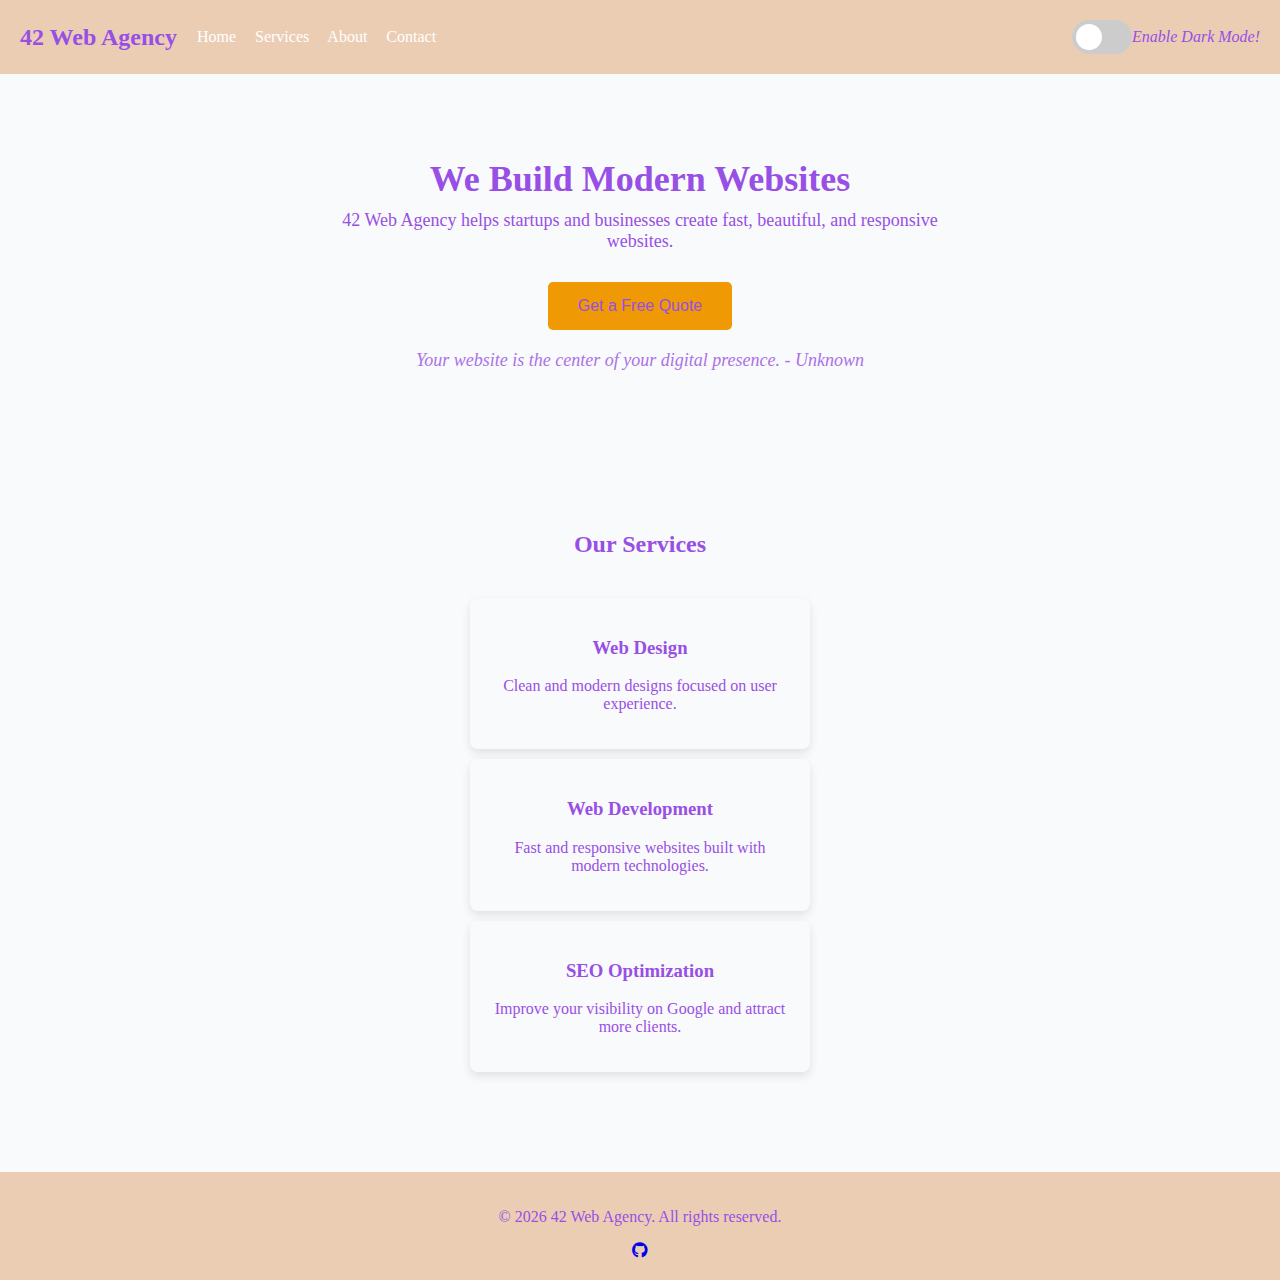
<file: index.html>
<!DOCTYPE html>
<html lang="en">
<head>
  <meta charset="UTF-8">
  <meta name="viewport" content="width=device-width, initial-scale=1.0">
  <title>42 Web Agency</title>
  <link rel="stylesheet" href="style.css">
  <link rel="stylesheet" href="https://cdnjs.cloudflare.com/ajax/libs/font-awesome/6.0.0/css/all.min.css">
</head>

<body>
  <!-- ===== HEADER ===== -->
  <header>
    <div class="header-content">
      <div class="logo">42 Web Agency</div>
      <nav>
        <a href="index.html">Home</a>
        <a href="services.html">Services</a>
        <a href="About US.html">About</a>
        <a href="Contact US.html">Contact</a>
      </nav>
    </div>

    <div class="theme-switch-wrapper">
      <label class="theme-switch" for="checkbox">
        <input type="checkbox" id="checkbox" />
        <div class="slider round"></div>
      </label>
      <em>Enable Dark Mode!</em>
    </div>
  </header>

  <!-- ===== HERO SECTION ===== -->
  <section class="hero">
    <h1>We Build Modern Websites</h1>
    <p>
      42 Web Agency helps startups and businesses create fast, beautiful, and responsive websites.
    </p>
    <button onClick="displayQuote()">Get a Free Quote</button>
    <p id="quote"></p>
  </section>

  <!-- ===== SERVICES SECTION ===== -->
  <section class="services">
    <h2>Our Services</h2>

    <div class="service-box">
      <h3>Web Design</h3>
      <p>Clean and modern designs focused on user experience.</p>
    </div>

    <div class="service-box">
      <h3>Web Development</h3>
      <p>Fast and responsive websites built with modern technologies.</p>
    </div>

    <div class="service-box">
      <h3>SEO Optimization</h3>
      <p>Improve your visibility on Google and attract more clients.</p>
    </div>
  </section>

  <!-- ===== FOOTER ===== -->
  <footer>
    <p>© 2026 42 Web Agency. All rights reserved.</p>
    <a href="https://github.com/vikingbrnt/mentorship_program.git" target="_blank" rel="noopener noreferrer" aria-label="GitHub Repository">
      <i class="fab fa-github"></i>
    </a>
  </footer>

  <script>
    function displayQuote() {
      // Array of inspirational quotes
      const quotes = [
        "The best way to predict the future is to invent it. - Alan Kay",
        "Design is not just what it looks like and feels like. Design is how it works. - Steve Jobs",
        "Simplicity is the ultimate sophistication. - Leonardo da Vinci",
        "Good design is good business. - Thomas J. Watson",
        "Your website is the center of your digital presence. - Unknown"
      ];
      // Generate a random index to select a quote
      const randomIndex = Math.floor(Math.random() * quotes.length);
      // Display the selected quote in the paragraph with id 'quote'
      document.getElementById('quote').innerText = quotes[randomIndex];
    }
    displayQuote();

    // --- 2. DARK MODE LOGIC ---
    const toggleSwitch = document.querySelector('.theme-switch input[type="checkbox"]');
    const currentTheme = localStorage.getItem('theme');

    if (currentTheme) {
      document.documentElement.setAttribute('data-theme', currentTheme);
      if (currentTheme === 'dark') {
        toggleSwitch.checked = true;
      }
    }

    function switchTheme(e) {
      if (e.target.checked) {
        document.documentElement.setAttribute('data-theme', 'dark');
        localStorage.setItem('theme', 'dark');
      } else {
        document.documentElement.setAttribute('data-theme', 'light');
        localStorage.setItem('theme', 'light');
      }
    }

    toggleSwitch.addEventListener('change', switchTheme, false);
  </script>
</body>
</html>
</file>
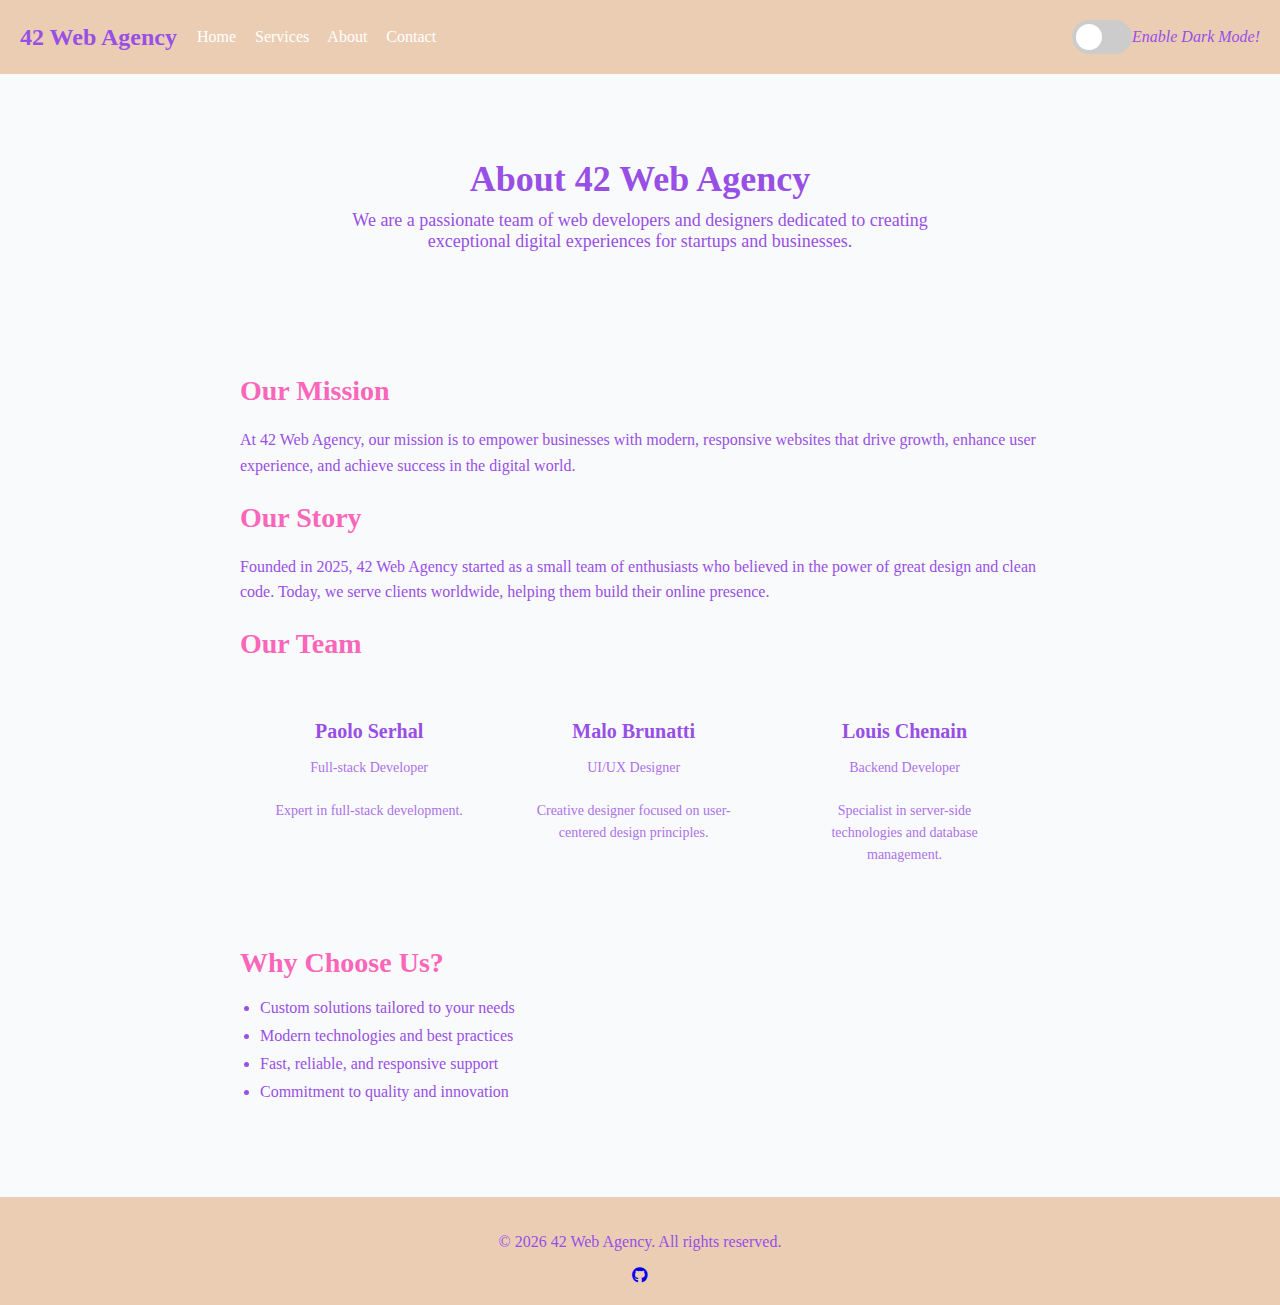
<file: About US.html>
<!DOCTYPE html>
<html lang="en">
<head>
  <meta charset="UTF-8" />
  <meta name="viewport" content="width=device-width, initial-scale=1.0" />
  <title>About US</title>
  <link rel="stylesheet" href="style.css" />
  <link rel="stylesheet" href="https://cdnjs.cloudflare.com/ajax/libs/font-awesome/6.0.0/css/all.min.css">
</head>

<body>
  <header>
    <div class="header-content">
      <div class="logo">42 Web Agency</div>
      <nav>
        <a href="index.html">Home</a>
        <a href="services.html">Services</a>
        <a href="About US.html">About</a>
        <a href="Contact US.html">Contact</a>
      </nav>
    </div>

    <div class="theme-switch-wrapper">
      <label class="theme-switch" for="checkbox">
        <input type="checkbox" id="checkbox" />
        <div class="slider round"></div>
      </label>
      <em>Enable Dark Mode!</em>
    </div>
  </header>

  <main>
    <section class="about-hero">
      <h1>About 42 Web Agency</h1>
      <p>
        We are a passionate team of web developers and designers dedicated to creating exceptional digital experiences for startups and businesses.
      </p>
    </section>

    <section class="about-content">
      <h2>Our Mission</h2>
      <p>
        At 42 Web Agency, our mission is to empower businesses with modern, responsive websites that drive growth, enhance user experience, and achieve success in the digital world.
      </p>

      <h2>Our Story</h2>
      <p>
        Founded in 2025, 42 Web Agency started as a small team of enthusiasts who believed in the power of great design and clean code. Today, we serve clients worldwide, helping them build their online presence.
      </p>

      <h2>Our Team</h2>
      <div class="team">
        <div class="team-member">
          <h3>Paolo Serhal</h3>
          <p>Full-stack Developer</p>
          <p>Expert in full-stack development.</p>
        </div>
        <div class="team-member">
          <h3>Malo Brunatti</h3>
          <p>UI/UX Designer</p>
          <p>Creative designer focused on user-centered design principles.</p>
        </div>
        <div class="team-member">
          <h3>Louis Chenain</h3>
          <p>Backend Developer</p>
          <p>Specialist in server-side technologies and database management.</p>
        </div>
      </div>

      <h2>Why Choose Us?</h2>
      <ul>
        <li>Custom solutions tailored to your needs</li>
        <li>Modern technologies and best practices</li>
        <li>Fast, reliable, and responsive support</li>
        <li>Commitment to quality and innovation</li>
      </ul>
    </section>
  </main>

  <footer>
    <p>© 2026 42 Web Agency. All rights reserved.</p>
    <a href="https://github.com/vikingbrnt/mentorship_program.git" target="_blank" rel="noopener noreferrer" aria-label="GitHub Repository">
      <i class="fab fa-github"></i>
    </a>
  </footer>

  <script>
    // --- DARK MODE LOGIC ---
    const toggleSwitch = document.querySelector('.theme-switch input[type="checkbox"]');
    const currentTheme = localStorage.getItem('theme');

    if (currentTheme) {
      document.documentElement.setAttribute('data-theme', currentTheme);
      if (currentTheme === 'dark') {
        toggleSwitch.checked = true;
      }
    }

    function switchTheme(e) {
      if (e.target.checked) {
        document.documentElement.setAttribute('data-theme', 'dark');
        localStorage.setItem('theme', 'dark');
      } else {
        document.documentElement.setAttribute('data-theme', 'light');
        localStorage.setItem('theme', 'light');
      }
    }

    toggleSwitch.addEventListener('change', switchTheme, false);
  </script>
</body>
</html>
</file>
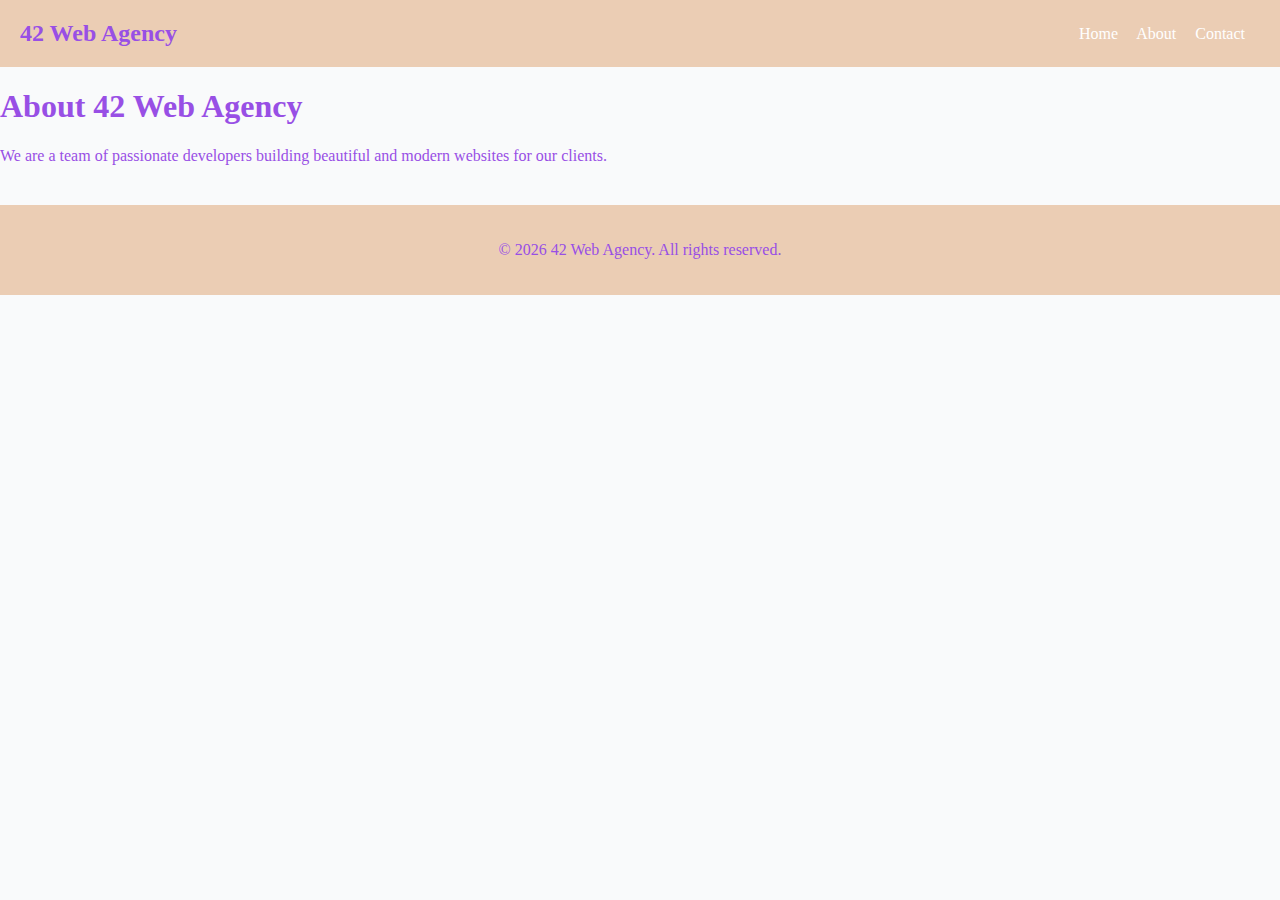
<file: about.html>
<!DOCTYPE html>
<html lang="en">
<head>
    <meta charset="UTF-8">
    <meta name="viewport" content="width=device-width, initial-scale=1.0">
    <title>About - 42 Web Agency</title>
    <link rel="stylesheet" href="style.css">
</head>
<body>
    <!-- HEADER -->
    <header>
        <div class="logo">42 Web Agency</div>
        <nav>
            <a href="index.html">Home</a>
            <a href="about.html">About</a>
            <a href="contact.html">Contact</a>
        </nav>
    </header>

    <!-- ABOUT SECTION -->
    <section class="about">
        <h1>About 42 Web Agency</h1>
        <p>We are a team of passionate developers building beautiful and modern websites for our clients.</p>
    </section>

    <!-- FOOTER -->
    <footer>
        <p>© 2026 42 Web Agency. All rights reserved.</p>
    </footer>
</body>
</html>
</file>
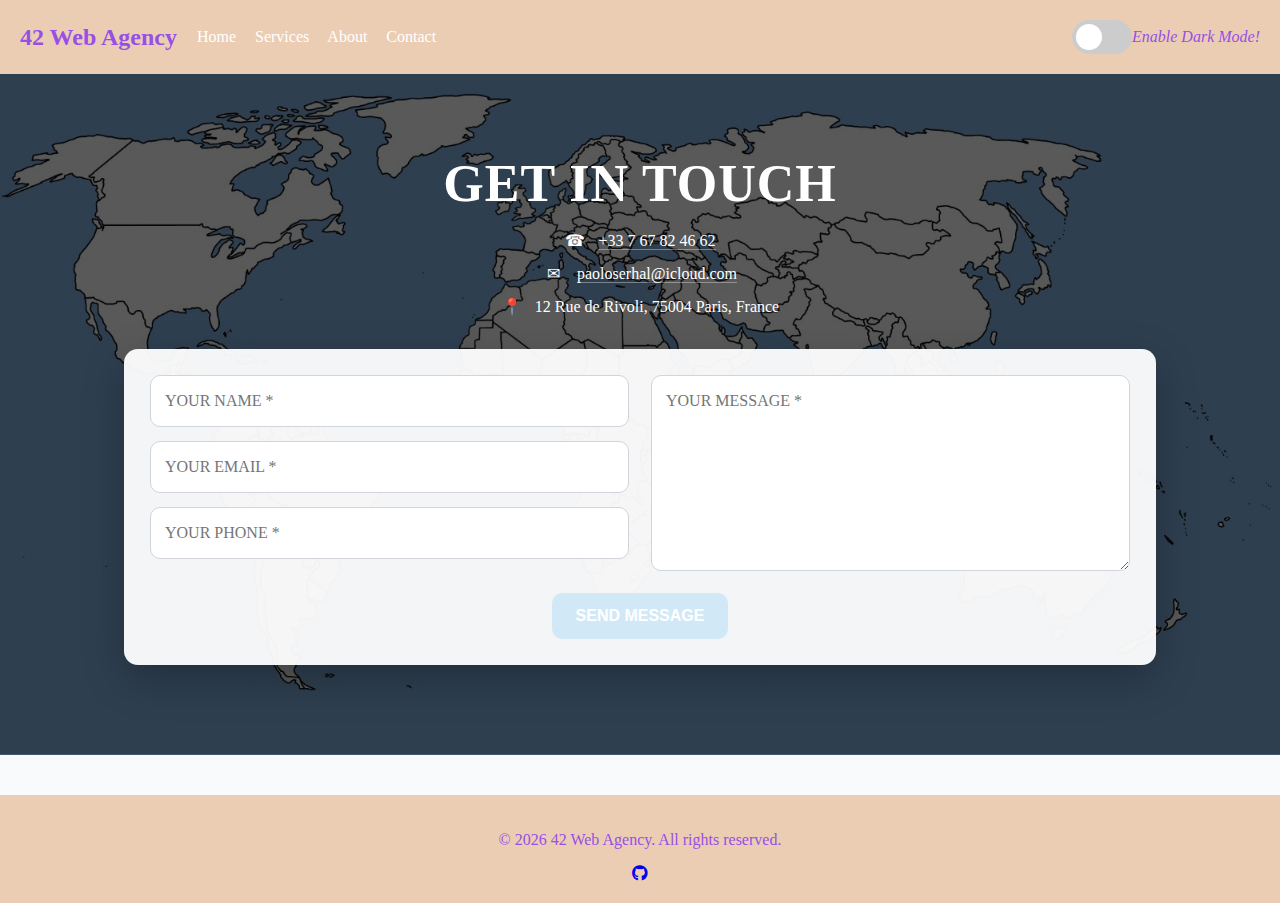
<file: Contact US.html>
<!DOCTYPE html>
<html lang="en">
<head>
  <meta charset="UTF-8" />
  <meta name="viewport" content="width=device-width, initial-scale=1.0" />
  <title>Contact Us - 42 Web Agency</title>
  <link rel="stylesheet" href="style.css" />
  <link rel="stylesheet" href="https://cdnjs.cloudflare.com/ajax/libs/font-awesome/6.0.0/css/all.min.css">
</head>

<body class="page-contact">
  <header>
    <div class="header-content">
      <div class="logo">42 Web Agency</div>
      <nav>
        <a href="index.html">Home</a>
        <a href="services.html">Services</a>
        <a href="About US.html">About</a>
        <a href="Contact US.html">Contact</a>
      </nav>
    </div>

    <div class="theme-switch-wrapper">
      <label class="theme-switch" for="checkbox">
        <input type="checkbox" id="checkbox" />
        <div class="slider round"></div>
      </label>
      <em>Enable Dark Mode!</em>
    </div>
  </header>

  <main class="contact-hero">
    <div class="contact-hero-inner">
      <h1 class="contact-title">GET IN TOUCH</h1>

      <div class="contact-details">
        <p>
          <span class="contact-icon">☎</span>
          <a class="contact-link" href="tel:+33767824662">+33 7 67 82 46 62</a>
        </p>

        <p>
          <span class="contact-icon">✉</span>
          <a class="contact-link" href="mailto:paoloserhal@icloud.com">paoloserhal@icloud.com</a>
        </p>

        <p>
          <span class="contact-icon">📍</span>
          12 Rue de Rivoli, 75004 Paris, France
        </p>
      </div>

      <section class="contact-card">
        <form class="contact-form" action="#" method="post" onsubmit="return false;">
          <div class="contact-grid">
            <div class="contact-col">
              <input type="text" name="name" placeholder="YOUR NAME *" required />
              <input type="email" name="email" placeholder="YOUR EMAIL *" required />
              <input type="tel" name="phone" placeholder="YOUR PHONE *" required />
            </div>

            <div class="contact-col">
              <textarea name="message" placeholder="YOUR MESSAGE *" required></textarea>
            </div>
          </div>

          <button class="btn-primary" type="submit">SEND MESSAGE</button>
        </form>
      </section>
    </div>
  </main>

  <footer>
    <p>© 2026 42 Web Agency. All rights reserved.</p>
    <a href="https://github.com/vikingbrnt/mentorship_program.git" target="_blank" rel="noopener noreferrer" aria-label="GitHub Repository">
      <i class="fab fa-github"></i>
    </a>
  </footer>

  <script>
    // --- 2. DARK MODE LOGIC ---
    const toggleSwitch = document.querySelector('.theme-switch input[type="checkbox"]');
    const currentTheme = localStorage.getItem('theme');

    if (currentTheme) {
      document.documentElement.setAttribute('data-theme', currentTheme);
      if (currentTheme === 'dark') {
        toggleSwitch.checked = true;
      }
    }

    function switchTheme(e) {
      if (e.target.checked) {
        document.documentElement.setAttribute('data-theme', 'dark');
        localStorage.setItem('theme', 'dark');
      } else {
        document.documentElement.setAttribute('data-theme', 'light');
        localStorage.setItem('theme', 'light');
      }
    }

    toggleSwitch.addEventListener('change', switchTheme, false);
  </script>
</body>
</html>
</file>
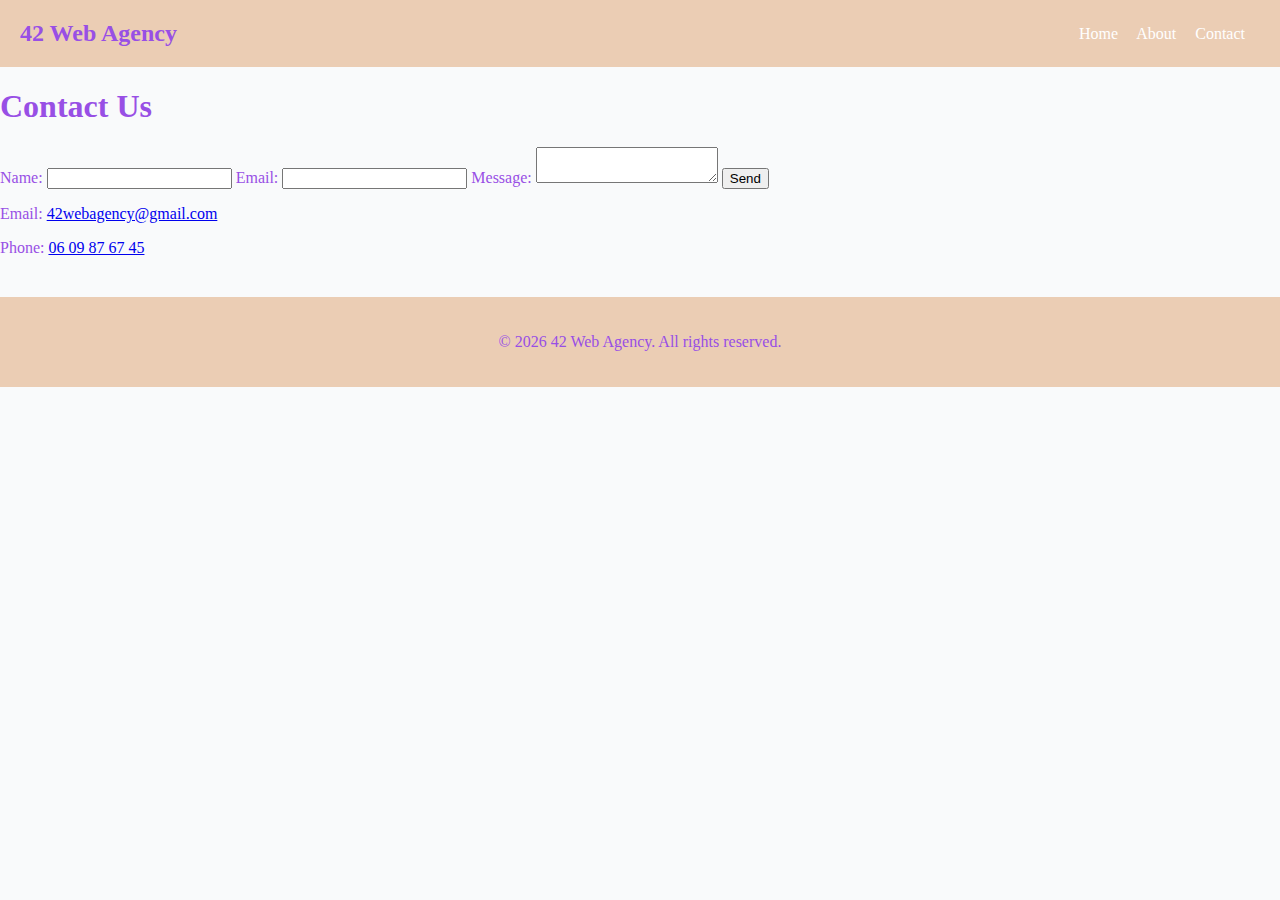
<file: contact.html>
<!DOCTYPE html>
<html lang="en">
<head>
    <meta charset="UTF-8">
    <meta name="viewport" content="width=device-width, initial-scale=1.0">
    <title>Contact - 42 Web Agency</title>
    <link rel="stylesheet" href="style.css">
</head>
<body>
    <!-- ===== HEADER ===== -->
    <header>
        <div class="logo">42 Web Agency</div>
        <nav>
            <a href="index.html">Home</a>
            <a href="about.html">About</a>
            <a href="contact.html">Contact</a>
        </nav>
    </header>

    <!-- ===== CONTACT SECTION ===== -->
    <section class="contact">
        <h1>Contact Us</h1>
        <form>
            <label for="name">Name:</label>
            <input type="text" id="name" name="name" required>

            <label for="email">Email:</label>
            <input type="email" id="email" name="email" required>

            <label for="message">Message:</label>
            <textarea id="message" name="message" required></textarea>

            <button type="submit">Send</button>
        </form>
        <div class="contact-info">
             <p>Email: <a href="mailto:42webagency@gmail.com">42webagency@gmail.com</a></p>
            <p>Phone: <a href="tel:+33609876745">06 09 87 67 45</a></p>
        </div>
    </section>

    <!-- ===== FOOTER ===== -->
    <footer>
        <p>© 2026 42 Web Agency. All rights reserved.</p>
    </footer>
</body>
</html>
</file>
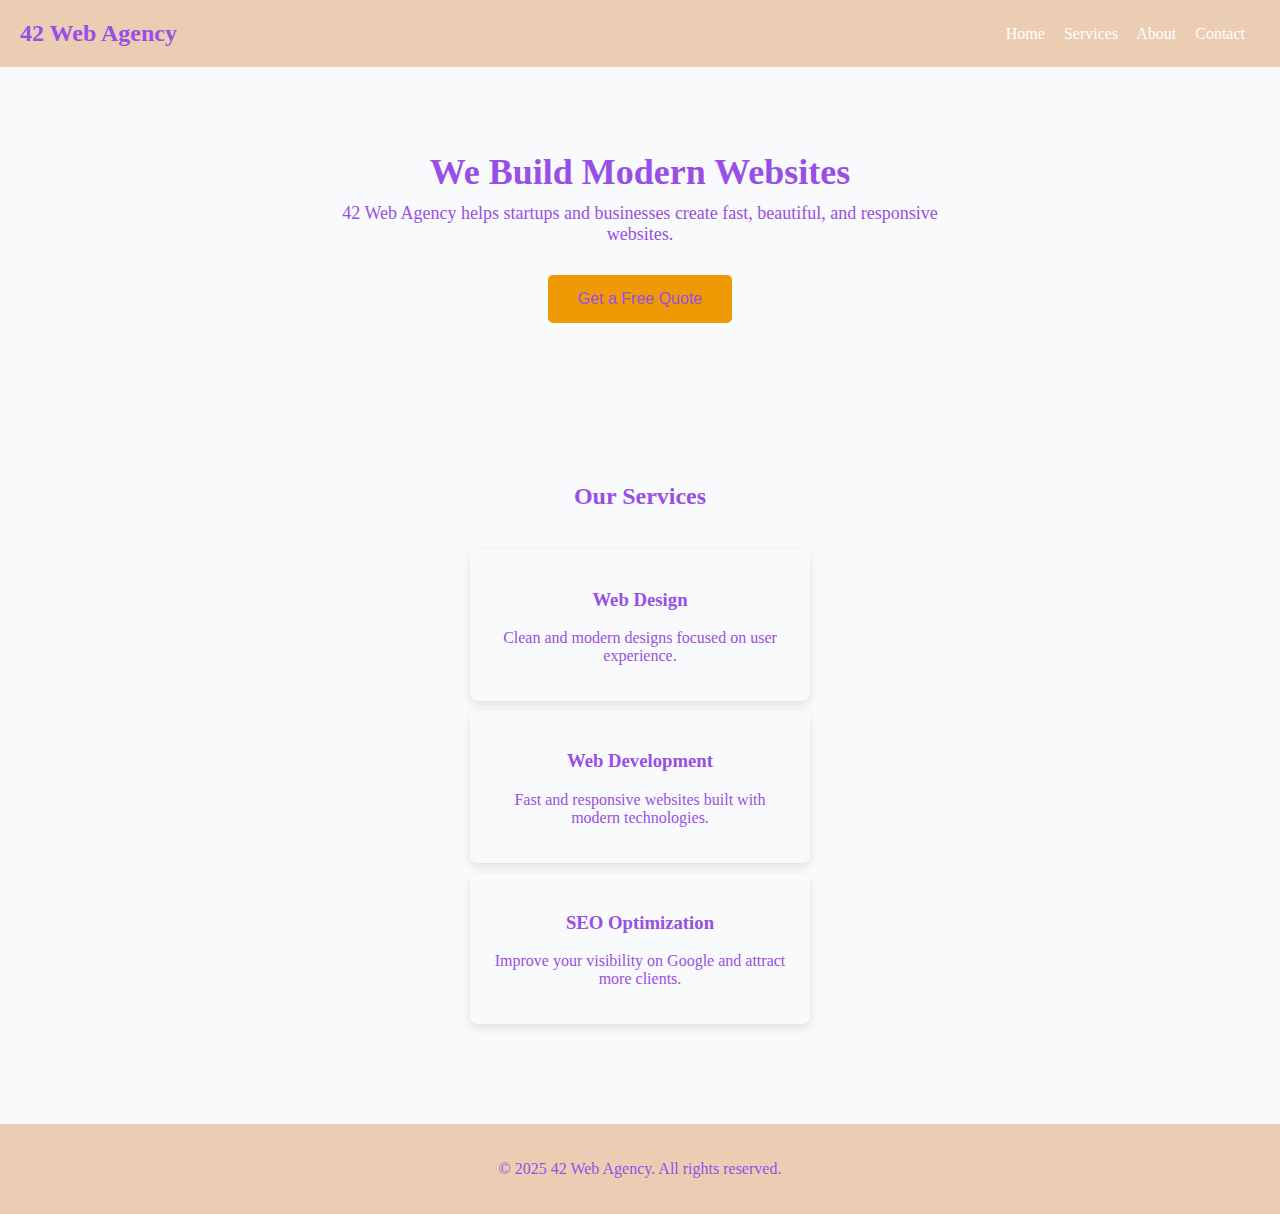
<file: Home.html>
<!DOCTYPE html>
<html lang="en">
<head>
    <meta charset="UTF-8">
    <meta name="viewport" content="width=device-width, initial-scale=1.0">
    <title>42 Web Agency</title>
    <link rel="stylesheet" href="style.css">
</head>

<body>

    <!-- ===== HEADER ===== -->
    <header>
        <div class="logo">42 Web Agency</div>
        <nav>
            <a href="Home.html">Home</a>
            <a href="services.html">Services</a>
            <a href="About US.html">About</a>
            <a href="Contact US.html">Contact</a>
        </nav>
    </header>

    <!-- ===== HERO SECTION ===== -->
    <section class="hero">
        <h1>We Build Modern Websites</h1>
        <p>
            42 Web Agency helps startups and businesses create fast, beautiful, and responsive websites.
        </p>
        <button>Get a Free Quote</button>
        <p id="quote"></p>
    </section>

    <!-- ===== SERVICES SECTION ===== -->
    <section class="services">
        <h2>Our Services</h2>

        <div class="service-box">
            <h3>Web Design</h3>
            <p>Clean and modern designs focused on user experience.</p>
        </div>

        <div class="service-box">
            <h3>Web Development</h3>
            <p>Fast and responsive websites built with modern technologies.</p>
        </div>

        <div class="service-box">
            <h3>SEO Optimization</h3>
            <p>Improve your visibility on Google and attract more clients.</p>
        </div>
    </section>
<!--==== HELLO ==== -->
    <!-- ===== FOOTER ===== -->
    <footer>
        <p>© 2025 42 Web Agency. All rights reserved.</p>
    </footer>
    <script>
        function displayQuote() {
            // Array of inspirational quotes
            const quotes = [
                "The best way to predict the future is to invent it. - Alan Kay",
                "Design is not just what it looks like and feels like. Design is how it works. - Steve Jobs",
                "Simplicity is the ultimate sophistication. - Leonardo da Vinci",
                "Good design is good business. - Thomas J. Watson",
                "Your website is the center of your digital presence. - Unknown"
            ];
            // Generate a random index to select a quote
            const randomIndex = Math.floor(Math.random() * quotes.length);
            // Display the selected quote in the paragraph with id 'quote'
            document.getElementById('quote').innerText = quotes[randomIndex];
        }
    </script>
</body>
</html>
</file>
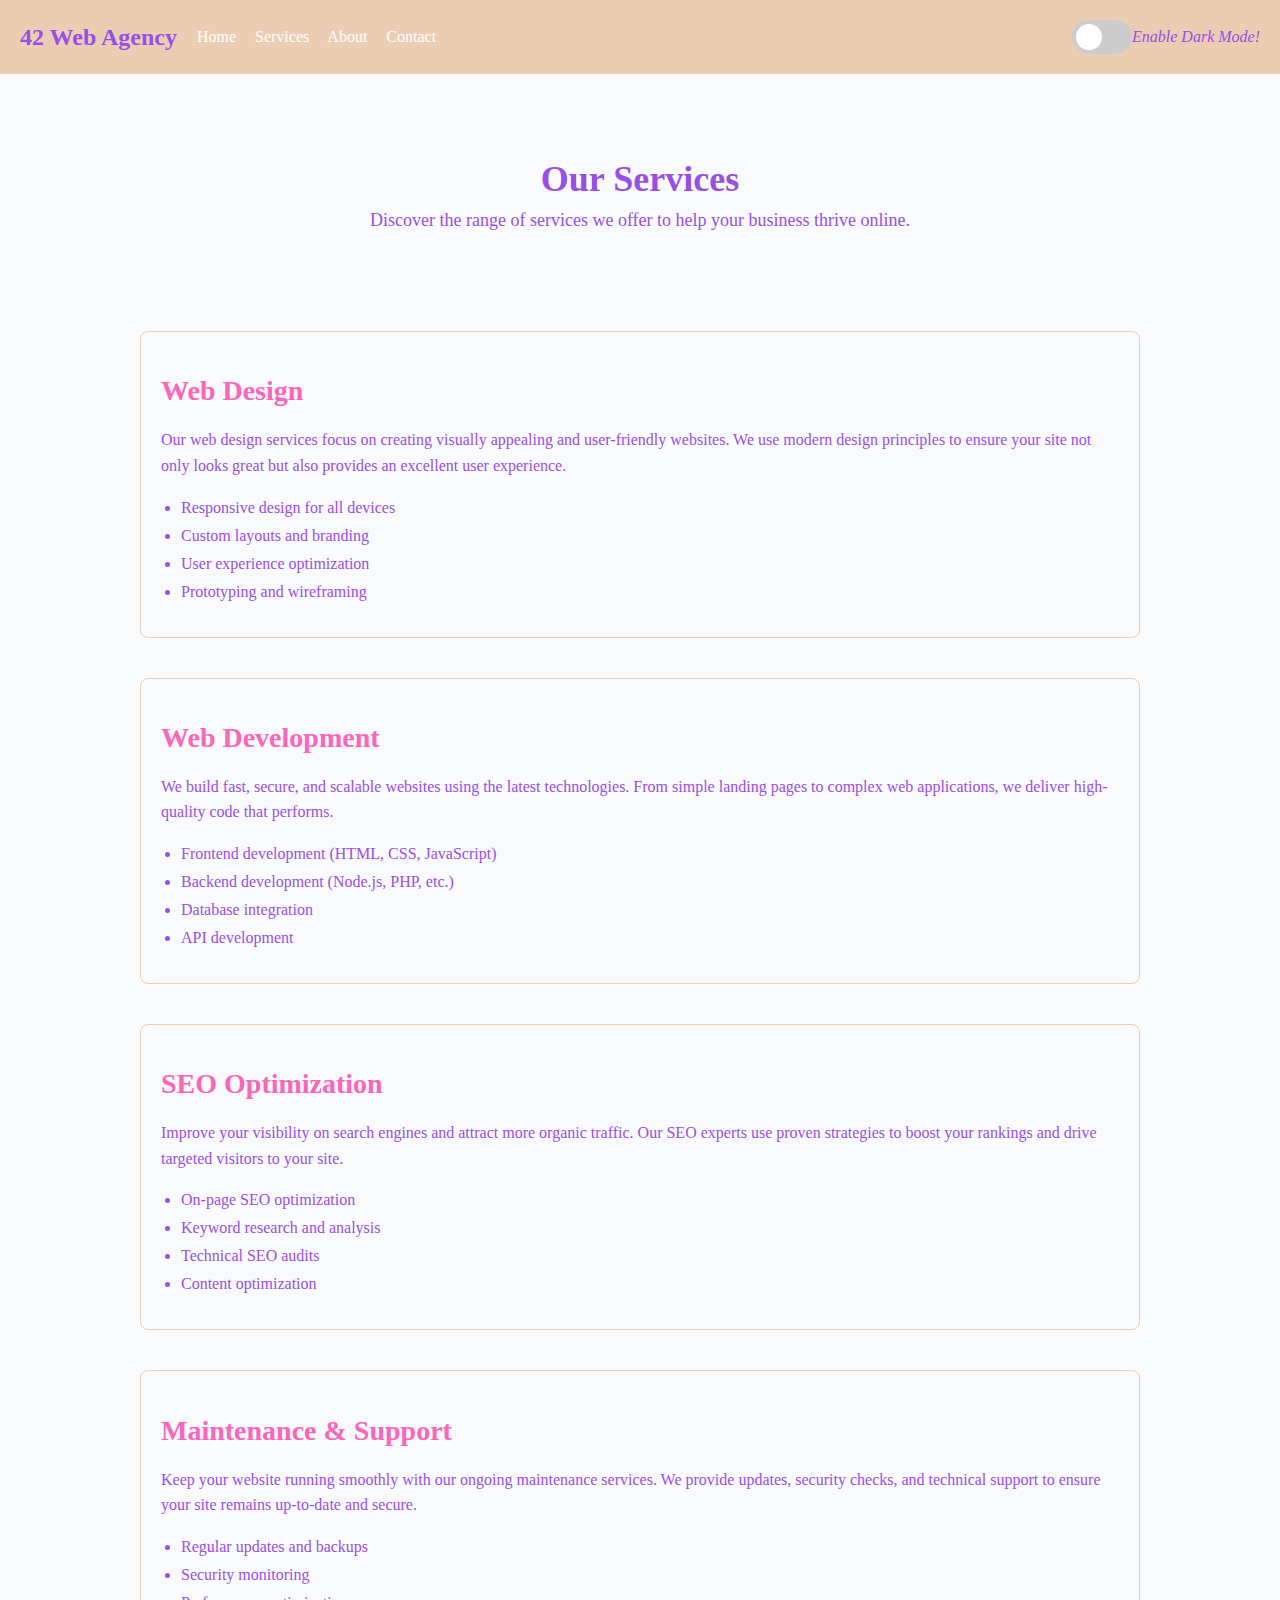
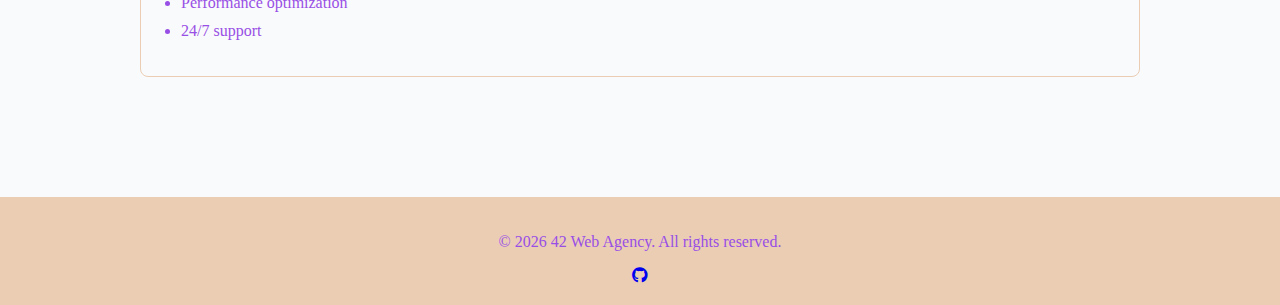
<file: services.html>
<!DOCTYPE html>
<html lang="en">
<head>
  <meta charset="UTF-8" />
  <meta name="viewport" content="width=device-width, initial-scale=1.0" />
  <title>Services</title>
  <link rel="stylesheet" href="style.css" />
  <link rel="stylesheet" href="https://cdnjs.cloudflare.com/ajax/libs/font-awesome/6.0.0/css/all.min.css">
</head>

<body>
  <header>
    <div class="header-content">
      <div class="logo">42 Web Agency</div>
      <nav>
        <a href="index.html">Home</a>
        <a href="services.html">Services</a>
        <a href="About US.html">About</a>
        <a href="Contact US.html">Contact</a>
      </nav>
    </div>

    <div class="theme-switch-wrapper">
      <label class="theme-switch" for="checkbox">
        <input type="checkbox" id="checkbox" />
        <div class="slider round"></div>
      </label>
      <em>Enable Dark Mode!</em>
    </div>
  </header>

  <main>
    <section class="services-hero">
      <h1>Our Services</h1>
      <p>
        Discover the range of services we offer to help your business thrive online.
      </p>
    </section>

    <section class="services-content">
      <div class="service-detail">
        <h2>Web Design</h2>
        <p>
          Our web design services focus on creating visually appealing and user-friendly websites. We use modern design principles to ensure your site not only looks great but also provides an excellent user experience.
        </p>
        <ul>
          <li>Responsive design for all devices</li>
          <li>Custom layouts and branding</li>
          <li>User experience optimization</li>
          <li>Prototyping and wireframing</li>
        </ul>
      </div>

      <div class="service-detail">
        <h2>Web Development</h2>
        <p>
          We build fast, secure, and scalable websites using the latest technologies. From simple landing pages to complex web applications, we deliver high-quality code that performs.
        </p>
        <ul>
          <li>Frontend development (HTML, CSS, JavaScript)</li>
          <li>Backend development (Node.js, PHP, etc.)</li>
          <li>Database integration</li>
          <li>API development</li>
        </ul>
      </div>

      <div class="service-detail">
        <h2>SEO Optimization</h2>
        <p>
          Improve your visibility on search engines and attract more organic traffic. Our SEO experts use proven strategies to boost your rankings and drive targeted visitors to your site.
        </p>
        <ul>
          <li>On-page SEO optimization</li>
          <li>Keyword research and analysis</li>
          <li>Technical SEO audits</li>
          <li>Content optimization</li>
        </ul>
      </div>

      <div class="service-detail">
        <h2>Maintenance & Support</h2>
        <p>
          Keep your website running smoothly with our ongoing maintenance services. We provide updates, security checks, and technical support to ensure your site remains up-to-date and secure.
        </p>
        <ul>
          <li>Regular updates and backups</li>
          <li>Security monitoring</li>
          <li>Performance optimization</li>
          <li>24/7 support</li>
        </ul>
      </div>
    </section>
  </main>

  <footer>
    <p>© 2026 42 Web Agency. All rights reserved.</p>
    <a href="https://github.com/vikingbrnt/mentorship_program.git" target="_blank" rel="noopener noreferrer" aria-label="GitHub Repository">
      <i class="fab fa-github"></i>
    </a>
  </footer>

  <script>
    // --- DARK MODE LOGIC ---
    const toggleSwitch = document.querySelector('.theme-switch input[type="checkbox"]');
    const currentTheme = localStorage.getItem('theme');

    if (currentTheme) {
      document.documentElement.setAttribute('data-theme', currentTheme);
      if (currentTheme === 'dark') {
        toggleSwitch.checked = true;
      }
    }

    function switchTheme(e) {
      if (e.target.checked) {
        document.documentElement.setAttribute('data-theme', 'dark');
        localStorage.setItem('theme', 'dark');
      } else {
        document.documentElement.setAttribute('data-theme', 'light');
        localStorage.setItem('theme', 'light');
      }
    }

    toggleSwitch.addEventListener('change', switchTheme, false);
  </script>
</body>
</html>
</file>
<file: style.css>
:root {
  --primary-color: #D1E9F6;
  --secondary-color: #ebcdb4;
  --font-main: "Times New Roman", Times, serif;
  --bg-color: #F9FAFB;
  --font-color: #984fe5;
  --heading-color: #fa66ba;
}
/* ===== RESET & BASIC STYLES ===== */
body {
    margin: 0;
    font-family: Arial, Helvetica, sans-serif;
    background-color: #f4f6f8;
    /* Change background color */
    color: #333;
}
/* ===== Dark Mode swithcing ===== */
/* 1. Define the Color Variables (Default Light Mode) */

/* 2. Define the Dark Mode Colors */
[data-theme="dark"] {
    --primary-color: #9A97F3;
    --secondary-color: #818cab;
    --font-color: #e1e1ff;
    --bg-color: #161625;
    --heading-color: #818cab;
}

/* 3. Apply the variables to your body */
body {
    background-color: var(--bg-color);
    color: var(--font-color);
    transition: background-color 0.3s, color 0.3s; /* Smooth transition */
}

/* 4. Style the Switch Button */
.theme-switch-wrapper {
    display: flex;
    align-items: center;
}
.theme-switch {
    display: inline-block;
    height: 34px;
    position: relative;
    width: 60px;
}
.theme-switch input {
    display: none; /* Hide default checkbox */
}
.slider {
    background-color: #ccc;
    bottom: 0;
    cursor: pointer;
    left: 0;
    position: absolute;
    right: 0;
    top: 0;
    transition: .4s;
}
.slider:before {
    background-color: #fff;
    bottom: 4px;
    content: "";
    height: 26px;
    left: 4px;
    position: absolute;
    transition: .4s;
    width: 26px;
}
input:checked + .slider {
    background-color: #66bb6a; /* Green when active */
}
input:checked + .slider:before {
    transform: translateX(26px); /* Move slider right */
}
.slider.round {
    border-radius: 34px;
}
.slider.round:before {
    border-radius: 50%;
}

/* ===== HEADER ===== */
header {
    background-color: var(--secondary-color);
    /* Header background */
    color: var(--font-color);
    padding: 20px;
    display: flex;
    justify-content: space-between;
    align-items: center;
}

.header-content {
    display: flex;
    align-items: center;
}

.logo {
    font-size: 24px;
    font-weight: bold;
    margin-right: 20px;
}

nav {
    /* margin-top: 10px; removed */
}

nav a {
    color: white;
    text-decoration: none;
    margin-right: 15px;
}

nav a:hover {
    text-decoration: underline;
}

/* ===== HERO SECTION ===== */
.hero {
    text-align: center;
    padding: 60px 20px;
    background-color: var(--bg-color);
}

.hero h1 {
    font-size: 36px;
    margin-bottom: 10px;
}

.hero p {
    font-size: 18px;
    max-width: 600px;
    margin: 0 auto 30px;
}

.hero button {
    background-color: #ef9904;
    /* Button color */
    color: var(--font-color);
    border: none;
    padding: 15px 30px;
    font-size: 16px;
    border-radius: 5px;
    cursor: pointer;
}

.hero button:hover {
    background-color: #4338ca;
}

.hero #quote {
    margin-top: 20px;
    font-style: italic;
    color: var(--font-color);
    opacity: 0.8;
}

/* ===== SERVICES SECTION ===== */
.services {
    padding: 50px 20px;
    text-align: center;
}

.services h2 {
    margin-bottom: 40px;
}

.service-box {
    background-color: var(--bg-color);
    padding: 20px;
    margin: 10px auto;
    max-width: 300px;
    border-radius: 8px;
    box-shadow: 0 4px 10px rgba(0, 0, 0, 0.1);
}

/* ===== FOOTER ===== */
footer {
    background-color: var(--secondary-color);
    color: var(--font-color);
    text-align: center;
    padding: 20px;
    margin-top: 40px;
}

/* =========================
   CONTACT PAGE
========================= */

  /* option: mettre Times partout */
  body{
    font-family: var(--font-main);
  }
  
  .page-contact .contact-hero{
    /* Si tu ajoutes une image plus tard, mets-la dans le dossier et renomme-la "contact-bg.png" */
    background:
      linear-gradient(rgba(0,0,0,0.65), rgba(0,0,0,0.65)),
      url("world\ map.jpg");
    background-size: cover;
    background-position: center;
    padding: 70px 20px 90px;
    color: #fff;
  }
  
  .page-contact .contact-hero-inner{
    max-width: 1100px;
    margin: 0 auto;
    text-align: center;
  }
  
  .page-contact .contact-title{
    font-size: 52px;
    margin: 10px 0 14px;
    letter-spacing: 1px;
  }
  
  .page-contact .contact-details{
    margin: 0 auto 28px;
    max-width: 700px;
    font-size: 16px;
    line-height: 1.7;
  }
  
  .page-contact .contact-details p{
    margin: 6px 0;
  }
  
  .page-contact .contact-icon{
    display: inline-block;
    width: 22px;
    text-align: center;
    margin-right: 8px;
  }
  
  .page-contact .contact-link{
    color: #fff;
    text-decoration: none;
    border-bottom: 1px solid rgba(255,255,255,0.35);
  }
  
  .page-contact .contact-link:hover{
    border-bottom-color: rgba(255,255,255,0.8);
  }
  
  .page-contact .contact-card{
    margin: 28px auto 0;
    background: rgba(255,255,255,0.95);
    color: #111;
    border-radius: 14px;
    padding: 26px;
    box-shadow: 0 14px 40px rgba(0,0,0,0.25);
    max-width: 980px;
  }
  
  .page-contact .contact-grid{
    display: grid;
    grid-template-columns: 1fr 1fr;
    gap: 22px;
    align-items: stretch;
  }
  
  .page-contact .contact-form input,
  .page-contact .contact-form textarea{
    width: 100%;
    padding: 16px 14px;
    border: 1px solid #d1d5db;
    border-radius: 10px;
    font-family: var(--font-main);
    font-size: 16px;
    outline: none;
    box-sizing: border-box;
    margin-bottom: 14px;
  }
  
  .page-contact .contact-form textarea{
    min-height: 196px;
    resize: vertical;
    margin-bottom: 0;
  }
  
  .page-contact .btn-primary{
    margin-top: 18px;
    background: var(--primary-color);
    color: #fff;
    border: none;
    border-radius: 10px;
    padding: 14px 24px;
    font-size: 16px;
    font-weight: 700;
    cursor: pointer;
  }
  
  .page-contact .btn-primary:hover{
    filter: brightness(0.95);
  }
  
  @media (max-width: 900px){
    .page-contact .contact-title{ font-size: 40px; }
    .page-contact .contact-grid{ grid-template-columns: 1fr; }
    .page-contact .contact-form textarea{ min-height: 180px; }
  }

/* ===== ABOUT PAGE ===== */
.about-hero {
  text-align: center;
  padding: 60px 20px;
  background-color: var(--bg-color);
}

.about-hero h1 {
  font-size: 36px;
  margin-bottom: 10px;
}

.about-hero p {
  font-size: 18px;
  max-width: 600px;
  margin: 0 auto;
}

.about-content {
  padding: 40px 20px;
  max-width: 800px;
  margin: 0 auto;
}

.about-content h2 {
  font-size: 28px;
  margin-bottom: 20px;
  color: var(--heading-color);
}

.about-content p {
  font-size: 16px;
  line-height: 1.6;
  margin-bottom: 20px;
}

.team {
  display: flex;
  justify-content: space-around;
  flex-wrap: wrap;
  margin-bottom: 40px;
}

.team-member {
  text-align: center;
  margin: 20px;
  max-width: 200px;
}

.team-member h3 {
  font-size: 20px;
  margin-bottom: 10px;
}

.team-member p {
  font-size: 14px;
  color: var(--font-color);
  opacity: 0.8;
}

.about-content ul {
  list-style-type: disc;
  padding-left: 20px;
}

.about-content li {
  margin-bottom: 10px;
}

/* ===== SERVICES PAGE ===== */
.services-hero {
  text-align: center;
  padding: 60px 20px;
  background-color: var(--bg-color);
}

.services-hero h1 {
  font-size: 36px;
  margin-bottom: 10px;
}

.services-hero p {
  font-size: 18px;
  max-width: 600px;
  margin: 0 auto;
}

.services-content {
  padding: 40px 20px;
  max-width: 1000px;
  margin: 0 auto;
}

.service-detail {
  margin-bottom: 40px;
  padding: 20px;
  border: 1px solid var(--secondary-color);
  border-radius: 8px;
  background-color: var(--bg-color);
}

.service-detail h2 {
  font-size: 28px;
  margin-bottom: 20px;
  color: var(--heading-color);
}

.service-detail p {
  font-size: 16px;
  line-height: 1.6;
  margin-bottom: 20px;
}

.service-detail ul {
  list-style-type: disc;
  padding-left: 20px;
}

.service-detail li {
  margin-bottom: 10px;
}
</file>
